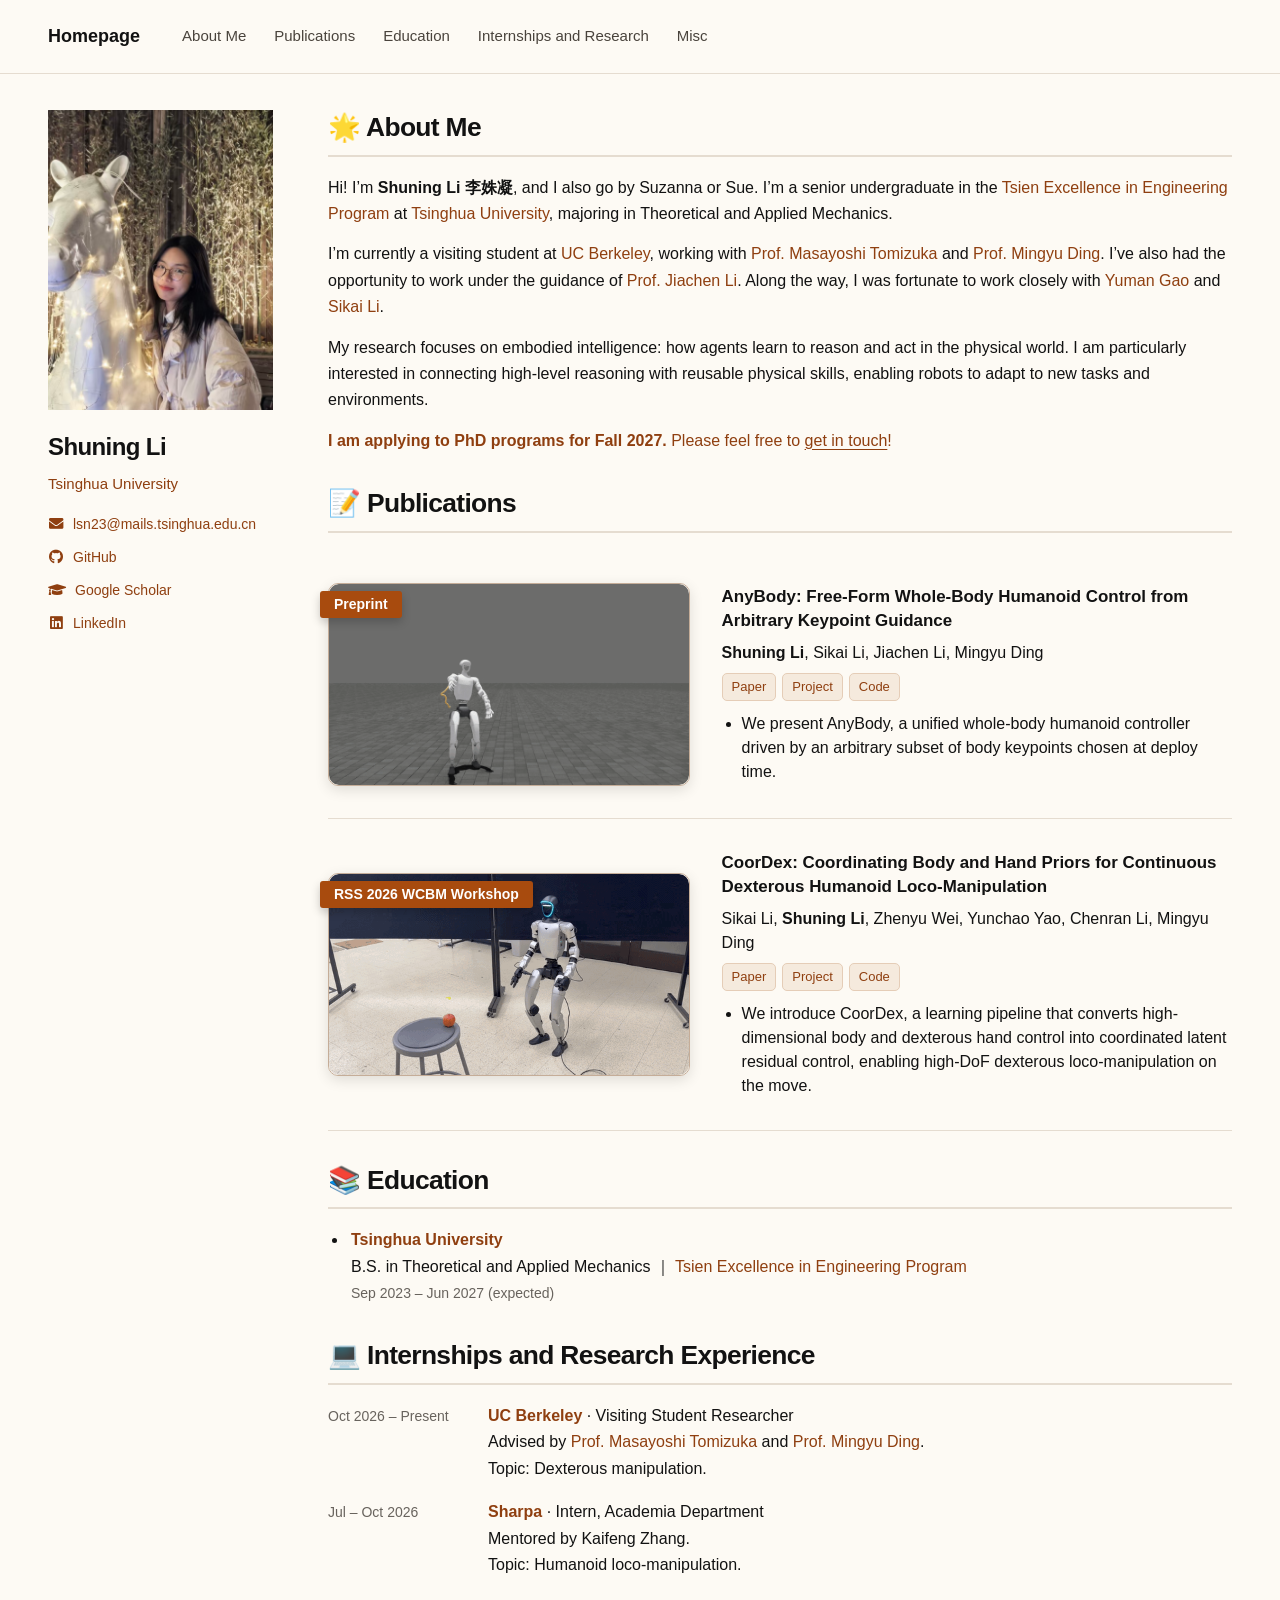
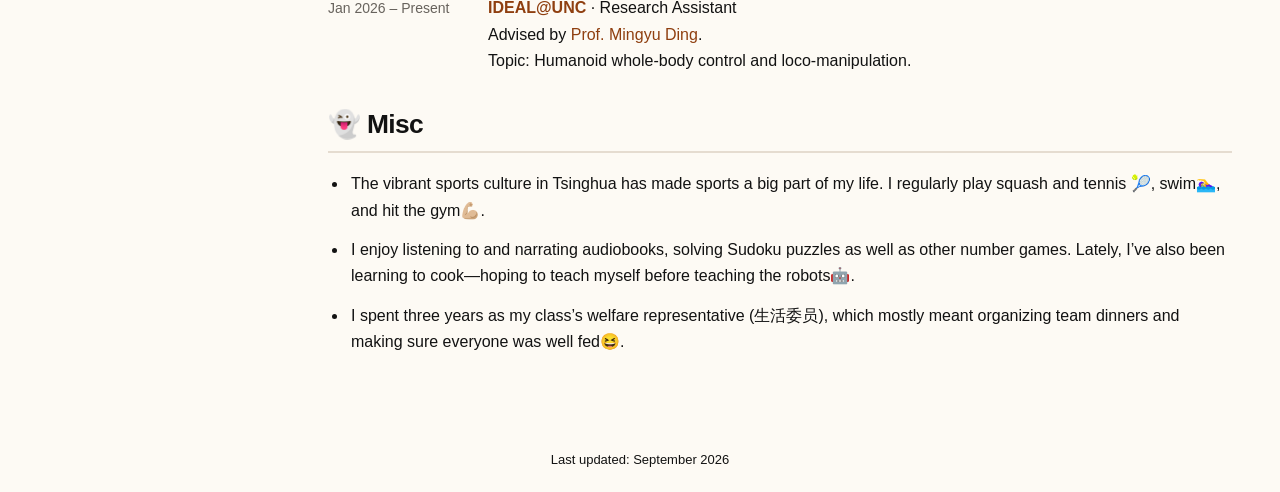
<file: index.html>
<!doctype html>
<html lang="en">
<head>
<meta charset="utf-8">
<meta name="viewport" content="width=device-width, initial-scale=1">
<meta name="description" content="Shuning (Suzanna) Li, senior undergraduate at Tsinghua University and visiting student at UC Berkeley. Research in humanoid loco-manipulation, whole-body control, and dexterous manipulation.">
<meta name="theme-color" content="#fdfaf4">
<title>Shuning (Suzanna) Li — Homepage</title>
<link rel="icon" type="image/svg+xml" href="data:image/svg+xml,%3Csvg%20xmlns%3D%22http%3A%2F%2Fwww.w3.org%2F2000%2Fsvg%22%20viewBox%3D%220%200%2064%2064%22%3E%3Ctext%20x%3D%2232%22%20y%3D%2252%22%20text-anchor%3D%22middle%22%20font-size%3D%2256%22%3E%F0%9F%A6%81%3C%2Ftext%3E%3C%2Fsvg%3E">
<link rel="stylesheet" href="styles.css?v=c1de3bb3c74c">
</head>
<body id="top">
<a class="skip-link" href="#about-me">Skip to content</a>
<header class="masthead"><div class="masthead__inner-wrap">
<nav class="greedy-nav" aria-label="Main navigation">
<a class="masthead__menu-home-item" href="https://hazel-hammer.github.io/">Homepage</a>
<ul class="visible-links">
<li><a href="#about-me">About Me</a></li>
<li><a href="#publications">Publications</a></li>
<li><a href="#education">Education</a></li>
<li><a href="#experience">Internships and Research</a></li>
<li><a href="#misc">Misc</a></li>
</ul></nav></div></header>

<div id="main">
<aside class="sidebar" aria-label="Profile and contact">
<div class="profile_box">
<div class="author__avatar"><div class="portrait"><img src="images/shuning-li.jpeg" alt="Shuning Li 李姝凝" width="924" height="1232"></div></div>
<div class="author__content">
<h1 class="author__name">Shuning Li</h1>
<p class="author__bio"><a href="https://www.tsinghua.edu.cn/en/">Tsinghua University</a></p>
</div></div>
<ul class="author__urls">
<li><span class="profile-icon icon-solid icon-envelope" aria-hidden="true"></span><a href="mailto:lsn23@mails.tsinghua.edu.cn">lsn23@mails.tsinghua.edu.cn</a></li>
<li><span class="profile-icon icon-brand icon-github" aria-hidden="true"></span><a href="https://github.com/hazel-hammer">GitHub</a></li>
<li><span class="profile-icon icon-solid icon-scholar" aria-hidden="true"></span><a href="https://scholar.google.com/citations?user=9Yuac1MAAAAJ&amp;hl=en">Google Scholar</a></li>
<li><span class="profile-icon icon-brand icon-linkedin" aria-hidden="true"></span><a href="https://www.linkedin.com/in/shuning-li-3b736a43a/">LinkedIn</a></li>
</ul>
</aside>

<main class="page" id="content"><div class="page__inner-wrap"><div class="page__content">
<section id="about-me" aria-labelledby="about-title">
<h2 id="about-title">🌟 About Me</h2>
<p>Hi! I’m <strong>Shuning Li 李姝凝</strong>, and I also go by Suzanna or Sue. I’m a senior undergraduate in the <a href="https://www.hy.tsinghua.edu.cn/hyen/Academics/Lectures.htm">Tsien Excellence in Engineering Program</a> at <a href="https://www.tsinghua.edu.cn/en/">Tsinghua University</a>, majoring in Theoretical and Applied Mechanics.</p>
<p>I’m currently a visiting student at <a href="https://www.berkeley.edu/">UC Berkeley</a>, working with <a href="https://me.berkeley.edu/people/masayoshi-tomizuka/">Prof. Masayoshi Tomizuka</a> and <a href="https://dingmyu.github.io/">Prof. Mingyu Ding</a>. I’ve also had the opportunity to work under the guidance of <a href="https://jiachenli94.github.io/">Prof. Jiachen Li</a>. Along the way, I was fortunate to work closely with <a href="https://si-lhouette.github.io/">Yuman Gao</a> and <a href="https://skevinci.github.io/">Sikai Li</a>.</p>
<p>My research focuses on embodied intelligence: how agents learn to reason and act in the physical world. I am particularly interested in connecting high-level reasoning with reusable physical skills, enabling robots to adapt to new tasks and environments.</p>
<p class="phd-note"><strong>I am applying to PhD programs for Fall 2027.</strong> Please feel free to <a href="mailto:lsn23@mails.tsinghua.edu.cn">get in touch</a>!</p>
</section>
<section id="publications" aria-labelledby="publications-title">
<h2 id="publications-title">📝 Publications</h2>
<article class="paper-box" aria-labelledby="anybody-title">
<div class="paper-box-image"><span class="venue-ribbon">Preprint</span><div class="paper-media"><img src="images/anybody.gif" alt="Anybody humanoid control demonstration" width="800" height="450" loading="lazy"></div></div>
<div class="paper-box-text">
<h3 class="paper-title" id="anybody-title"><a href="https://arxiv.org/abs/2606.29209">AnyBody: Free-Form Whole-Body Humanoid Control from Arbitrary Keypoint Guidance</a></h3>
<p class="paper-authors"><strong>Shuning Li</strong>, Sikai Li, Jiachen Li, Mingyu Ding</p>
<div class="paper-links" aria-label="Anybody resources"><a class="paper-link" href="https://arxiv.org/abs/2606.29209">Paper</a><a class="paper-link" href="https://hazel-hammer.github.io/anybody-project-page/">Project</a><a class="paper-link" href="https://github.com/hazel-hammer/Anybody">Code</a></div>
<ul class="paper-summary"><li>We present AnyBody, a unified whole-body humanoid controller driven by an arbitrary subset of body keypoints chosen at deploy time.</li></ul>
</div></article>
<article class="paper-box" aria-labelledby="coordex-title">
<div class="paper-box-image"><span class="venue-ribbon">RSS 2026 WCBM Workshop</span><div class="paper-media"><img src="images/coordex.gif" alt="Coordex humanoid control demonstration" width="540" height="303" loading="lazy"></div></div>
<div class="paper-box-text">
<h3 class="paper-title" id="coordex-title"><a href="https://arxiv.org/abs/2606.23680">CoorDex: Coordinating Body and Hand Priors for Continuous Dexterous Humanoid Loco-Manipulation</a></h3>
<p class="paper-authors">Sikai Li, <strong>Shuning Li</strong>, Zhenyu Wei, Yunchao Yao, Chenran Li, Mingyu Ding</p>
<div class="paper-links" aria-label="Coordex resources"><a class="paper-link" href="https://arxiv.org/abs/2606.23680">Paper</a><a class="paper-link" href="https://skevinci.github.io/coordex/">Project</a><a class="paper-link" href="https://github.com/Skevinci/CoorDex">Code</a></div>
<ul class="paper-summary"><li>We introduce CoorDex, a learning pipeline that converts high-dimensional body and dexterous hand control into coordinated latent residual control, enabling high-DoF dexterous loco-manipulation on the move.</li></ul>
</div></article>
</section>
<section id="education" aria-labelledby="education-title">
<h2 id="education-title">📚 Education</h2>
<ul class="detail-list">
<li><strong><a href="https://www.tsinghua.edu.cn/en/">Tsinghua University</a></strong><br>
B.S. in Theoretical and Applied Mechanics ｜ <a href="https://www.hy.tsinghua.edu.cn/hyen/Academics/Lectures.htm">Tsien Excellence in Engineering Program</a><br>
<span class="experience-date">Sep 2023 – Jun 2027 (expected)</span></li>
</ul>
</section>
<section id="experience" aria-labelledby="experience-title">
<h2 id="experience-title">💻 Internships and Research Experience</h2>
<ul class="detail-list experience-list">
<li><span class="experience-date">Oct 2026 – Present</span><div><strong><a href="https://www.berkeley.edu/">UC Berkeley</a></strong> · Visiting Student Researcher<br>
Advised by <a href="https://me.berkeley.edu/people/masayoshi-tomizuka/">Prof. Masayoshi Tomizuka</a> and <a href="https://dingmyu.github.io/">Prof. Mingyu Ding</a>.<br>
Topic: Dexterous manipulation.</div></li>
<li><span class="experience-date">Jul – Oct 2026</span><div><strong><a href="https://www.sharpa.com/">Sharpa</a></strong> · Intern, Academia Department<br>
Mentored by Kaifeng Zhang.<br>
Topic: Humanoid loco-manipulation.</div></li>
<li><span class="experience-date">Jan 2026 – Present</span><div><strong><a href="https://ideal.cs.unc.edu/">IDEAL@UNC</a></strong> · Research Assistant<br>
Advised by <a href="https://dingmyu.github.io/">Prof. Mingyu Ding</a>.<br>
Topic: Humanoid whole-body control and loco-manipulation.</div></li>
</ul>
</section>
<section id="misc" aria-labelledby="misc-title">
<h2 id="misc-title">👻 Misc</h2>
<ul class="detail-list">
<li>The vibrant sports culture in Tsinghua has made sports a big part of my life. I regularly play squash and tennis 🎾, swim🏊‍♀️, and hit the gym💪🏼.</li>
<li>I enjoy listening to and narrating audiobooks, solving Sudoku puzzles as well as other number games. Lately, I’ve also been learning to cook—hoping to teach myself before teaching the robots🤖.</li>
<li>I spent three years as my class’s welfare representative (生活委员), which mostly meant organizing team dinners and making sure everyone was well fed😆.</li>
</ul>
</section>

</div></div></main>
</div>
<footer class="page__footer"><div>Last updated: September 2026</div></footer>
</body>
</html>
</file>
<file: styles.css>
/* Academic Homepage structure and Skevinci publication treatments.
   Adapted under MIT; see LICENSE and SOURCES.md. */
:root { --background:#fdfaf4; --text:#121212; --muted:#68635d; --link:#8f3f10; --accent:#a84b0e; --border:#e5dcd0; --soft:#f5eee4; --placeholder:#756a5c; }
* { box-sizing:border-box; }
html { scroll-padding-top:100px; }
body { margin:0; background:var(--background); color:var(--text); font:1rem/1.65 "Trebuchet MS",Helvetica,Arial,sans-serif; }
a { color:var(--link); text-decoration:none; text-underline-offset:3px; }
a:hover { text-decoration:underline; }
a:focus-visible { outline:2px solid var(--accent); outline-offset:5px; }
.skip-link { position:absolute; top:-100px; left:20px; padding:10px; background:var(--background); z-index:10; }
.skip-link:focus { top:12px; }
.masthead { position:sticky; top:0; z-index:5; background:var(--background); border-bottom:1px solid var(--border); }
.masthead__inner-wrap { max-width:1240px; margin:auto; padding:0 28px; }
.greedy-nav { display:flex; align-items:center; gap:42px; min-height:73px; }
.masthead__menu-home-item { font-size:1.125rem; font-weight:700; color:var(--text); }
.visible-links { list-style:none; display:flex; flex-wrap:wrap; gap:28px; padding:0; margin:0; }
.visible-links a { font-size:.9375rem; color:#49433c; display:inline-block; padding:8px 0; }
.visible-links a:hover { color:var(--link); }
#main { display:grid; grid-template-columns:225px minmax(0,1fr); gap:55px; max-width:1240px; margin:0 auto; padding:36px 28px 58px; }
.sidebar { align-self:start; position:sticky; top:104px; min-width:0; }
.author__avatar { margin-bottom:18px; }
.portrait { width:175px; height:175px; border-radius:50%; background:var(--soft); border:1px solid #ddd0bf; outline:5px solid var(--background); box-shadow:0 0 0 6px var(--border); display:flex; flex-direction:column; justify-content:center; align-items:center; color:#78634e; }
.portrait > span { font-size:1.35rem; }
.portrait small { font-size:.8125rem; margin-top:3px; }
.author__name { font-size:1.5rem; line-height:1.3; margin:21px 0 10px; letter-spacing:-.025em; }
.author__name span { display:block; font-weight:400; font-size:1.2rem; margin-top:2px; }
.author__bio { font-size:.9375rem; line-height:1.6; margin:0 0 17px; color:#4b453d; }
.author__urls { list-style:none; padding:0; margin:0; }
.author__urls li { display:flex; align-items:baseline; gap:9px; font-size:.875rem; margin:10px 0; }
.author__urls a { overflow-wrap:anywhere; }
.profile-icon { flex:0 0 16px; text-align:center; color:var(--link); font-size:.9rem; font-weight:bold; }
/* Font Awesome Free 5.5.0 — https://fontawesome.com/license/free
   Fonts: SIL OFL 1.1; CSS: MIT. Same icon set as Sikai's homepage. */
@font-face { font-family:"Font Awesome 5 Free"; font-style:normal; font-weight:900; font-display:block; src:url("assets/fonts/fa-solid-900.woff2") format("woff2"); }
@font-face { font-family:"Font Awesome 5 Brands"; font-style:normal; font-weight:400; font-display:block; src:url("assets/fonts/fa-brands-400.woff2") format("woff2"); }
.profile-icon { display:inline-block; font-style:normal; line-height:1; -webkit-font-smoothing:antialiased; }
.profile-icon.icon-solid { font-family:"Font Awesome 5 Free"; font-weight:900; }
.profile-icon.icon-brand { font-family:"Font Awesome 5 Brands"; font-weight:400; }
.icon-envelope::before { content:"\f0e0"; }
.icon-github::before { content:"\f09b"; }
.icon-scholar::before { content:"\f19d"; }
.icon-linkedin::before { content:"\f08c"; }
.author__urls small { color:var(--muted); font-size:.75rem; margin-left:4px; }
.sidebar-note { border-top:1px solid var(--border); margin:22px 0 0; padding-top:17px; font-size:.875rem; color:var(--link); }
.page { min-width:0; }
.page__content section + section { margin-top:32px; }
.page__content h2 { font-size:1.65rem; line-height:1.35; border-bottom:2px solid var(--border); margin:0 0 18px; padding-bottom:9px; letter-spacing:-.025em; }
.page__content p { margin:0 0 14px; }
.research-interests { padding-left:22px; margin:-5px 0 18px; }
.research-interests li { padding-left:3px; margin:4px 0; }
.phd-note { color:var(--link); }
.phd-note a { text-decoration:underline; }
.placeholder-line { font-size:.9375rem; color:var(--muted); }
.placeholder-label { color:var(--placeholder); font-size:.8125rem; border:1px dashed #c5b29b; padding:2px 7px; border-radius:3px; margin-right:8px; display:inline-block; }
.paper-box { display:flex; align-items:center; flex-wrap:wrap; border-bottom:1px solid var(--border); padding:22px 0 26px; }
.paper-box:first-of-type { padding-top:3px; }
.paper-box:last-child { border-bottom:0; padding-bottom:0; }
.paper-box-image { display:flex; justify-content:flex-start; width:36%; min-width:180px; }
.figure-placeholder { width:100%; aspect-ratio:5/3; border:1px dashed #c6b59f; border-radius:8px; background:var(--soft); display:flex; flex-direction:column; justify-content:center; align-items:center; padding:12px; text-align:center; }
.figure-placeholder > span { font-size:1.25rem; color:#806245; font-weight:700; }
.figure-placeholder small { color:var(--placeholder); font-size:.8125rem; margin-top:7px; }
.paper-box-text { width:64%; min-width:0; padding-left:26px; }
.venue-tags { display:flex; flex-wrap:wrap; gap:6px; margin-bottom:9px; }
.venue { display:inline-block; padding:2px 10px; border-radius:999px; font-size:.75rem; font-weight:600; line-height:1.6; background:#f3e7d6; color:#84501f; border:1px solid #dfc4a0; }
.paper-title { font-size:1.1rem; line-height:1.45; margin:0 0 7px; }
.title-placeholder { font-weight:400; color:var(--muted); font-size:.9375rem; }
.page__content .paper-authors { color:var(--muted); font-size:.9375rem; margin-bottom:8px; }
.paper-links { display:flex; flex-wrap:wrap; gap:6px; margin-bottom:11px; }
.paper-link { display:inline-block; padding:2px 9px; font-size:.8125rem; color:var(--link); background:#f5eadd; border:1px solid #e5cdb7; border-radius:5px; }
.page__content .paper-summary { color:var(--muted); font-size:.9375rem; line-height:1.55; margin:0; }
.detail-list { padding-left:20px; margin:0; }
.detail-list li { padding-left:3px; margin:13px 0; }
.missing-detail { color:var(--muted); font-size:.875rem; }
.experience-list { padding:0; list-style:none; }
.experience-list li { display:grid; grid-template-columns:145px minmax(0,1fr); gap:15px; padding:0; margin:17px 0; }
.experience-date { font-size:.875rem; color:var(--muted); padding-top:2px; }
.page__footer { color:var(--text); font-size:.8125rem; text-align:center; }
.page__footer > div { max-width:1240px; margin:auto; padding:22px 28px; }
@media (max-width:1000px) {
  .greedy-nav { gap:26px; } .visible-links { gap:18px; }
  #main { gap:32px; grid-template-columns:205px minmax(0,1fr); }
  .paper-box-image { min-width:0; } .paper-box-text { padding-left:20px; }
  .experience-list li { grid-template-columns:1fr; gap:2px; }
}
@media (max-width:760px) {
  html { scroll-padding-top:20px; } .masthead { position:static; }
  .masthead__inner-wrap { padding:16px 22px; }
  .greedy-nav { display:block; min-height:0; } .visible-links { gap:0 20px; margin-top:6px; }
  .visible-links a { padding:5px 0; font-size:.875rem; }
  #main { display:block; padding:28px 22px 40px; }
  .sidebar { position:static; margin-bottom:30px; padding-bottom:24px; border-bottom:1px solid var(--border); }
  .profile_box { display:flex; align-items:center; gap:23px; }
  .author__avatar { margin:0; flex:0 0 auto; }
  .portrait { width:106px; height:106px; }
  .portrait > span { font-size:1rem; } .portrait small { font-size:.75rem; }
  .author__name { margin:0 0 8px; font-size:1.35rem; } .author__name span { display:inline; font-size:1rem; }
  .author__bio { margin:0; font-size:.875rem; }
  .author__urls { display:flex; flex-wrap:wrap; gap:0 22px; margin-top:20px; }
  .author__urls li { margin:4px 0; } .sidebar-note { border:0; padding:0; margin-top:14px; }
  .page__content h2 { font-size:1.5rem; } .page__content section + section { margin-top:28px; }
  .paper-box-image { width:34%; } .paper-box-text { width:66%; }
  .figure-placeholder { aspect-ratio:1; } .page__footer > div { padding-inline:22px; }
}
@media (max-width:480px) {
  .paper-box { display:block; padding-block:20px 25px; }
  .paper-box-image { width:100%; margin-bottom:18px; } .figure-placeholder { aspect-ratio:2/1; }
  .paper-box-text { width:100%; padding:0; }
}
@media print { .masthead,.skip-link,.page__footer { display:none; } .sidebar { position:static; } #main { padding:0; } body { background:white; } .paper-box { break-inside:avoid; } }

/* Full original portrait: preserve the photograph and its background. */
.portrait { width:100%; max-width:225px; height:auto; overflow:hidden; display:block; border:0; border-radius:0; outline:0; box-shadow:none; background:transparent; }
.portrait img { display:block; width:100%; height:auto; transform:none; }
@media (max-width:760px) { .portrait { width:120px; } }

/* Publication media and links adapted from the collaborator's entries. */
.paper-box-image img { display:block; width:100%; height:auto; border-radius:8px; border:1px solid var(--border); }
.paper-title a { color:var(--text); }
.paper-title a:hover { color:var(--link); }
a.paper-link:hover { background:var(--accent); border-color:var(--accent); color:white; text-decoration:none; }
.venue-workshop { background:#f3e7d6; border-color:#dfc4a0; color:#84501f; }
.venue-review { background:#fff7e8; border-color:#e4c48f; color:#815015; }

/* Match Sikai's publication geometry and media treatment. */
#publications .paper-box { display:grid; grid-template-columns:40% minmax(0,60%); align-items:center; padding:2em 0; border-bottom:1px solid var(--border); }
#publications .paper-box-image { display:block; width:100%; min-width:0; max-width:400px; margin:0; }
#publications .paper-media { width:100%; aspect-ratio:16 / 9; overflow:hidden; border-radius:10px; border:1px solid #c5ad98; box-shadow:0 4px 14px rgba(0,0,0,.12); transition:transform .2s ease,box-shadow .2s ease; }
#publications .paper-media img { display:block; width:100%; height:100%; max-width:100%; object-fit:cover; border:0; border-radius:inherit; }
#publications .paper-box-text { width:100%; min-width:0; padding:0 0 0 2em; }
#publications .paper-title { font-size:1.06rem; font-weight:600; line-height:1.4; margin:0 0 .5em; }
#publications .paper-authors { color:var(--text); font-size:1rem; line-height:1.5; margin-bottom:.5em; }
#publications .paper-summary { color:var(--text); font-size:1rem; line-height:1.5; margin:.5em 0 0; padding-left:1.25em; }
#publications .paper-summary li { margin:0; }
@media (hover:hover) and (prefers-reduced-motion:no-preference) {
  #publications .paper-media:hover { transform:translateY(-3px); box-shadow:0 10px 24px rgba(0,0,0,.18); }
}
@media (max-width:767px) {
  #publications .paper-box { grid-template-columns:minmax(0,1fr); gap:1.25em; }
  #publications .paper-box-text { grid-row:1; padding:0; }
  #publications .paper-box-image { grid-row:2; justify-self:center; }
}

/* Overlaid venue ribbons, with the site's warm accent palette. */
#publications .paper-box-image { position:relative; }
#publications .venue-ribbon { position:absolute; top:8px; left:-8px; z-index:1; max-width:calc(100% - 8px); padding:4px 14px; border-radius:3px; background:var(--accent); color:#fff; font-size:.875rem; font-weight:700; line-height:1.35; box-shadow:0 4px 10px rgba(0,0,0,.2); }
</file>
